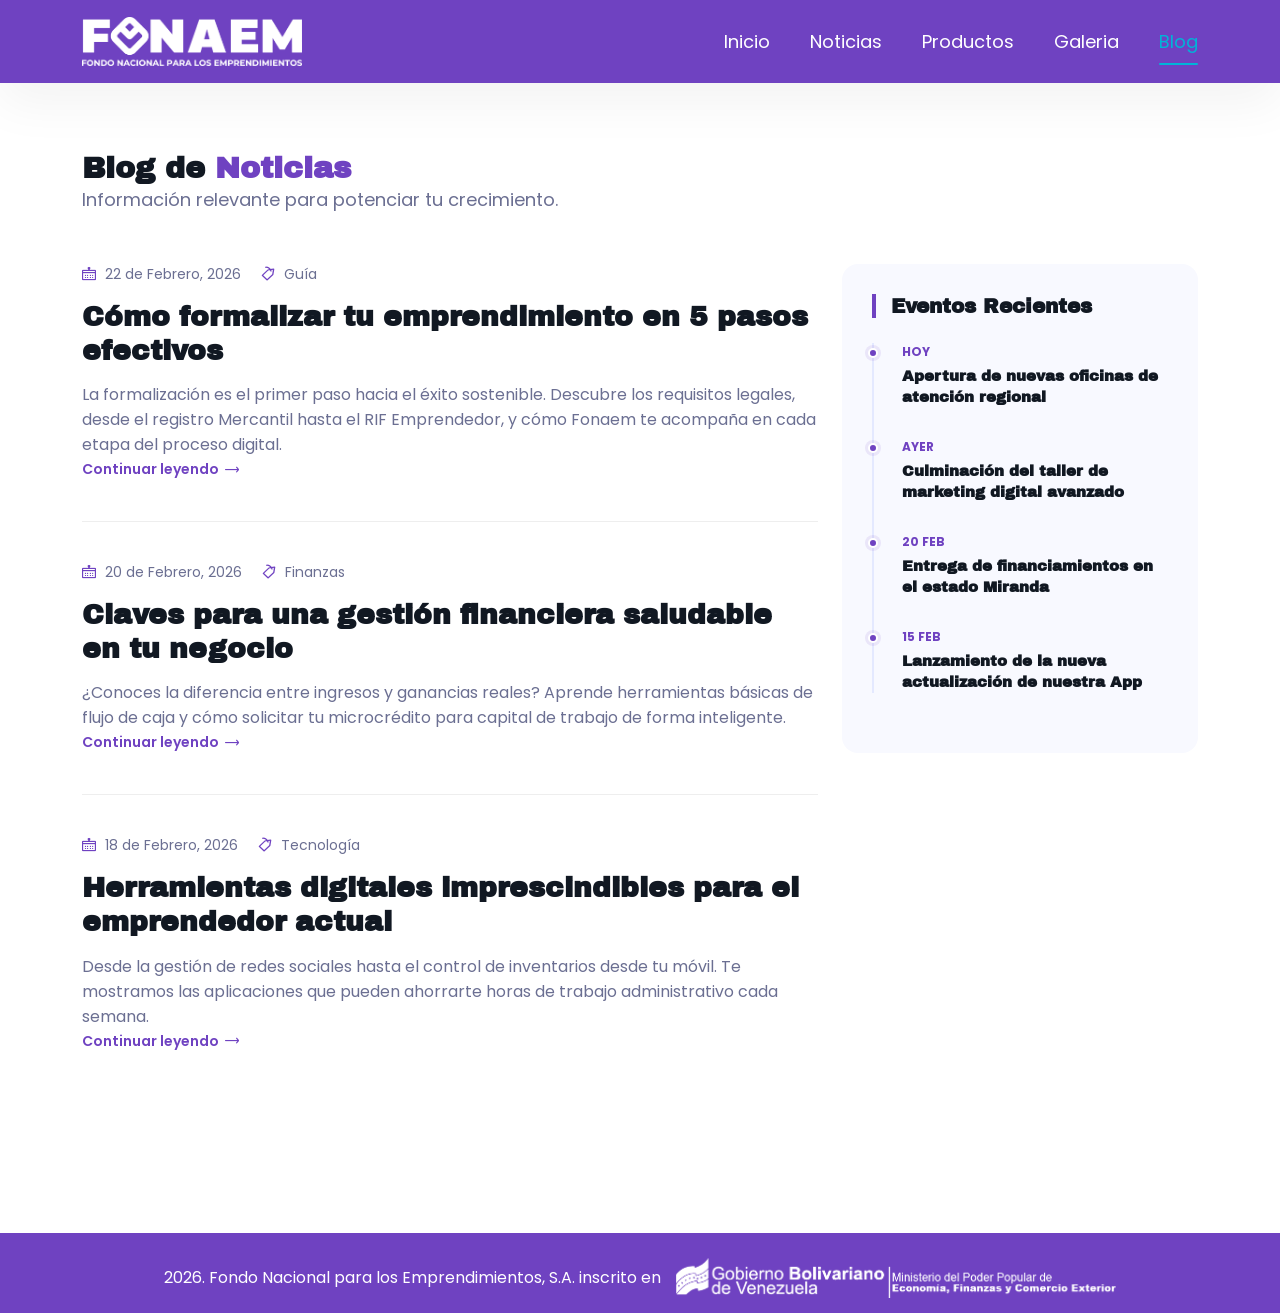
<file: blog.html>
<!DOCTYPE html>
<html class="no-js" lang="">

<head>
    <meta charset="utf-8" />
    <meta http-equiv="x-ua-compatible" content="ie=edge" />
    <title>Blog - Fonaem</title>
    <meta name="description" content="" />
    <meta name="viewport" content="width=device-width, initial-scale=1" />
    <link rel="shortcut icon" type="image/x-icon" href="assets/img/favicon_fonaem.png" />

    <!-- ========================= CSS here ========================= -->
    <link rel="stylesheet" href="assets/css/bootstrap-5.0.0-beta2.min.css" />
    <link rel="stylesheet" href="assets/css/LineIcons.2.0.css" />
    <link rel="stylesheet" href="assets/css/tiny-slider.css" />
    <link rel="stylesheet" href="assets/css/animate.css" />
    <link rel="stylesheet" href="assets/css/main.css" />
    <style>
        .blog-item {
            border-bottom: 1px solid #eee;
            padding-bottom: 40px;
            margin-bottom: 40px;
            transition: all 0.3s ease;
        }

        .blog-item:last-child {
            border-bottom: none;
        }

        .blog-item .blog-content h2 {
            font-size: 28px;
            margin-bottom: 15px;
            color: var(--dark-navy);
        }

        .blog-item .blog-content h2 a:hover {
            color: var(--primary-purple);
        }

        .blog-meta {
            display: flex;
            gap: 20px;
            margin-bottom: 15px;
            font-size: 14px;
            color: #6B6F92;
        }

        .blog-meta i {
            color: var(--primary-purple);
            margin-right: 5px;
        }

        /* Timeline Styles */
        .timeline-sidebar {
            background: #f8f9ff;
            padding: 30px;
            border-radius: 16px;
            position: sticky;
            top: 100px;
        }

        .timeline-title {
            font-size: 20px;
            font-weight: 700;
            margin-bottom: 25px;
            color: var(--dark-navy);
            border-left: 4px solid var(--primary-purple);
            padding-left: 15px;
        }

        .timeline-list {
            position: relative;
            padding-left: 30px;
            list-style: none;
        }

        .timeline-list::before {
            content: '';
            position: absolute;
            left: 0;
            top: 0;
            bottom: 0;
            width: 2px;
            background: #E4E9FF;
        }

        .timeline-item {
            position: relative;
            margin-bottom: 30px;
        }

        .timeline-item::before {
            content: '';
            position: absolute;
            left: -34px;
            top: 5px;
            width: 10px;
            height: 10px;
            border-radius: 50%;
            background: var(--primary-purple);
            border: 2px solid #fff;
            box-shadow: 0 0 0 3px rgba(111, 66, 193, 0.1);
        }

        .timeline-date {
            font-size: 12px;
            font-weight: 700;
            color: var(--primary-purple);
            text-transform: uppercase;
            margin-bottom: 5px;
            display: block;
        }

        .timeline-content h5 {
            font-size: 15px;
            line-height: 1.4;
            margin: 0;
            color: var(--dark-navy);
        }

        .timeline-content h5 a:hover {
            color: var(--bright-blue);
        }

        /* Responsive Fixes */
        @media (max-width: 991px) {
            .timeline-sidebar {
                margin-top: 50px;
                position: static;
            }
        }

        @media (max-width: 767px) {
            body {
                overflow-x: hidden;
                width: 100vw;
            }

            .container {
                padding-left: 20px;
                padding-right: 20px;
                overflow-x: hidden;
            }

            .page-title-section {
                padding-top: 100px;
                padding-bottom: 20px;
            }

            .page-title-section h2 {
                font-size: 24px !important;
                line-height: 1.3;
            }

            .blog-item .blog-content h2 {
                font-size: 20px !important;
                line-height: 1.4;
            }

            .blog-meta {
                flex-direction: column;
                gap: 5px;
                margin-bottom: 10px;
            }

            .blog-item {
                padding-bottom: 30px;
                margin-bottom: 30px;
            }

            .timeline-sidebar {
                padding: 20px;
                margin-top: 40px;
            }

            .navbar-brand img {
                max-width: 150px;
            }
        }

        @media (max-width: 991px) {
            .timeline-sidebar {
                margin-top: 50px;
                position: static;
            }
        }

        @media (max-width: 767px) {
            .page-title-section {
                padding-top: 120px;
                padding-bottom: 30px;
            }

            .blog-item .blog-content h2 {
                font-size: 22px;
            }

            .blog-meta {
                flex-direction: column;
                gap: 10px;
            }

            .timeline-sidebar {
                padding: 20px;
            }
        }
    </style>
</head>

<body>
    <!-- ========================= preloader start ========================= -->
    <div class="preloader">
        <div class="loader">
            <div class="spinner">
                <div class="spinner-container">
                    <div class="spinner-rotator">
                        <div class="spinner-left">
                            <div class="spinner-circle"></div>
                        </div>
                        <div class="spinner-right">
                            <div class="spinner-circle"></div>
                        </div>
                    </div>
                </div>
            </div>
        </div>
    </div>
    <!-- preloader end -->

    <!-- ========================= header start ========================= -->
    <header class="header">
        <div class="navbar-area sticky">
            <div class="container">
                <div class="row align-items-center">
                    <div class="col-lg-12">
                        <nav class="navbar navbar-expand-lg">
                            <a class="navbar-brand" href="index.html">
                                <img src="assets/img/logo/fonaem_logo.png" alt="Logo" />
                            </a>
                            <button class="navbar-toggler" type="button" data-bs-toggle="collapse"
                                data-bs-target="#navbarSupportedContent" aria-controls="navbarSupportedContent"
                                aria-expanded="false" aria-label="Toggle navigation">
                                <span class="toggler-icon"></span>
                                <span class="toggler-icon"></span>
                                <span class="toggler-icon"></span>
                            </button>

                            <div class="collapse navbar-collapse sub-menu-bar" id="navbarSupportedContent">
                                <ul id="nav" class="navbar-nav ms-auto">
                                    <li class="nav-item">
                                        <a class="" href="index.html#home">Inicio</a>
                                    </li>
                                    <li class="nav-item">
                                        <a class="" href="index.html#noticias">Noticias</a>
                                    </li>
                                    <li class="nav-item">
                                        <a class="" href="index.html#service">Productos</a>
                                    </li>
                                    <li class="nav-item">
                                        <a class="" href="index.html#gallery">Galeria</a>
                                    </li>
                                    <!-- <li class="nav-item">
                                        <a class="how-to-btn" href="index.html#home">Como solicitar?</a>
                                    </li> -->
                                    <li class="nav-item">
                                        <a class="active" href="blog.html">Blog</a>
                                    </li>
                                </ul>
                            </div>
                        </nav>
                    </div>
                </div>
            </div>
        </div>
    </header>
    <!-- ========================= header end ========================= -->

    <!-- ========================= page-title-section start ========================= -->
    <section class="page-title-section pt-150 pb-50">
        <div class="container">
            <div class="row">
                <div class="col-lg-12">
                    <div class="section-title">
                        <h2 class="wow fadeInUp" data-wow-delay=".2s">Blog de <span
                                style="color: var(--primary-purple);">Noticias</span></h2>
                        <p class="wow fadeInUp" data-wow-delay=".4s">Información relevante para potenciar tu
                            crecimiento.</p>
                    </div>
                </div>
            </div>
        </div>
    </section>
    <!-- ========================= page-title-section end ========================= -->

    <!-- ========================= blog-section start ========================= -->
    <section class="blog-section pb-100">
        <div class="container">
            <div class="row">
                <!-- Main Blog Content -->
                <div class="col-lg-8">
                    <!-- Blog Item 1 -->
                    <div class="blog-item wow fadeInUp" data-wow-delay=".2s">
                        <div class="blog-content">
                            <div class="blog-meta">
                                <span><i class="lni lni-calendar"></i> 22 de Febrero, 2026</span>
                                <span><i class="lni lni-tag"></i> Guía</span>
                            </div>
                            <h2><a href="post-detail.html">Cómo formalizar tu emprendimiento en 5 pasos efectivos</a>
                            </h2>
                            <p>La formalización es el primer paso hacia el éxito sostenible. Descubre los requisitos
                                legales, desde el registro Mercantil hasta el RIF Emprendedor, y cómo Fonaem te acompaña
                                en cada etapa del proceso digital.</p>
                            <a href="post-detail.html" class="news-link mt-15">Continuar leyendo <i
                                    class="lni lni-arrow-right"></i></a>
                        </div>
                    </div>

                    <!-- Blog Item 2 -->
                    <div class="blog-item wow fadeInUp" data-wow-delay=".3s">
                        <div class="blog-content">
                            <div class="blog-meta">
                                <span><i class="lni lni-calendar"></i> 20 de Febrero, 2026</span>
                                <span><i class="lni lni-tag"></i> Finanzas</span>
                            </div>
                            <h2><a href="post-detail.html">Claves para una gestión financiera saludable en tu
                                    negocio</a></h2>
                            <p>¿Conoces la diferencia entre ingresos y ganancias reales? Aprende herramientas básicas de
                                flujo de caja y cómo solicitar tu microcrédito para capital de trabajo de forma
                                inteligente.</p>
                            <a href="post-detail.html" class="news-link mt-15">Continuar leyendo <i
                                    class="lni lni-arrow-right"></i></a>
                        </div>
                    </div>

                    <!-- Blog Item 3 -->
                    <div class="blog-item wow fadeInUp" data-wow-delay=".4s">
                        <div class="blog-content">
                            <div class="blog-meta">
                                <span><i class="lni lni-calendar"></i> 18 de Febrero, 2026</span>
                                <span><i class="lni lni-tag"></i> Tecnología</span>
                            </div>
                            <h2><a href="post-detail.html">Herramientas digitales imprescindibles para el emprendedor
                                    actual</a></h2>
                            <p>Desde la gestión de redes sociales hasta el control de inventarios desde tu móvil. Te
                                mostramos las aplicaciones que pueden ahorrarte horas de trabajo administrativo cada
                                semana.</p>
                            <a href="post-detail.html" class="news-link mt-15">Continuar leyendo <i
                                    class="lni lni-arrow-right"></i></a>
                        </div>
                    </div>
                </div>

                <!-- Sidebar Timeline -->
                <div class="col-lg-4">
                    <div class="timeline-sidebar wow fadeInRight" data-wow-delay=".5s">
                        <h4 class="timeline-title">Eventos Recientes</h4>
                        <ul class="timeline-list">
                            <li class="timeline-item">
                                <span class="timeline-date">Hoy</span>
                                <div class="timeline-content">
                                    <h5><a href="javascript:void(0)">Apertura de nuevas oficinas de atención
                                            regional</a></h5>
                                </div>
                            </li>
                            <li class="timeline-item">
                                <span class="timeline-date">Ayer</span>
                                <div class="timeline-content">
                                    <h5><a href="javascript:void(0)">Culminación del taller de marketing digital
                                            avanzado</a></h5>
                                </div>
                            </li>
                            <li class="timeline-item">
                                <span class="timeline-date">20 Feb</span>
                                <div class="timeline-content">
                                    <h5><a href="javascript:void(0)">Entrega de financiamientos en el estado Miranda</a>
                                    </h5>
                                </div>
                            </li>
                            <li class="timeline-item">
                                <span class="timeline-date">15 Feb</span>
                                <div class="timeline-content">
                                    <h5><a href="javascript:void(0)">Lanzamiento de la nueva actualización de nuestra
                                            App</a></h5>
                                </div>
                            </li>
                        </ul>
                    </div>
                </div>
            </div>
        </div>
    </section>
    <!-- ========================= blog-section end ========================= -->

    <!-- ========================= footer start ========================= -->
    <footer class="footer">
        <div class="container">
            <div class="widget-wrapper">
            </div>
        </div>
    </footer>

    <div class="copy-right">
        <p>2026. Fondo Nacional para los Emprendimientos, S.A. inscrito en </p>
        <img src="assets/img/footer/footer_cintillo.png" alt="" />
    </div>
    <!-- ========================= footer end ========================= -->

    <!-- ========================= scroll-top ========================= -->
    <a href="#" class="scroll-top btn-hover">
        <i class="lni lni-chevron-up"></i>
    </a>

    <!-- ========================= JS here ========================= -->
    <script src="assets/js/bootstrap-5.0.0-beta2.min.js"></script>
    <script src="assets/js/count-up.min.js"></script>
    <script src="assets/js/tiny-slider.js"></script>
    <script src="assets/js/wow.min.js"></script>
    <script src="assets/js/polifill.js"></script>
    <script src="assets/js/main.js"></script>
</body>

</html>
</file>
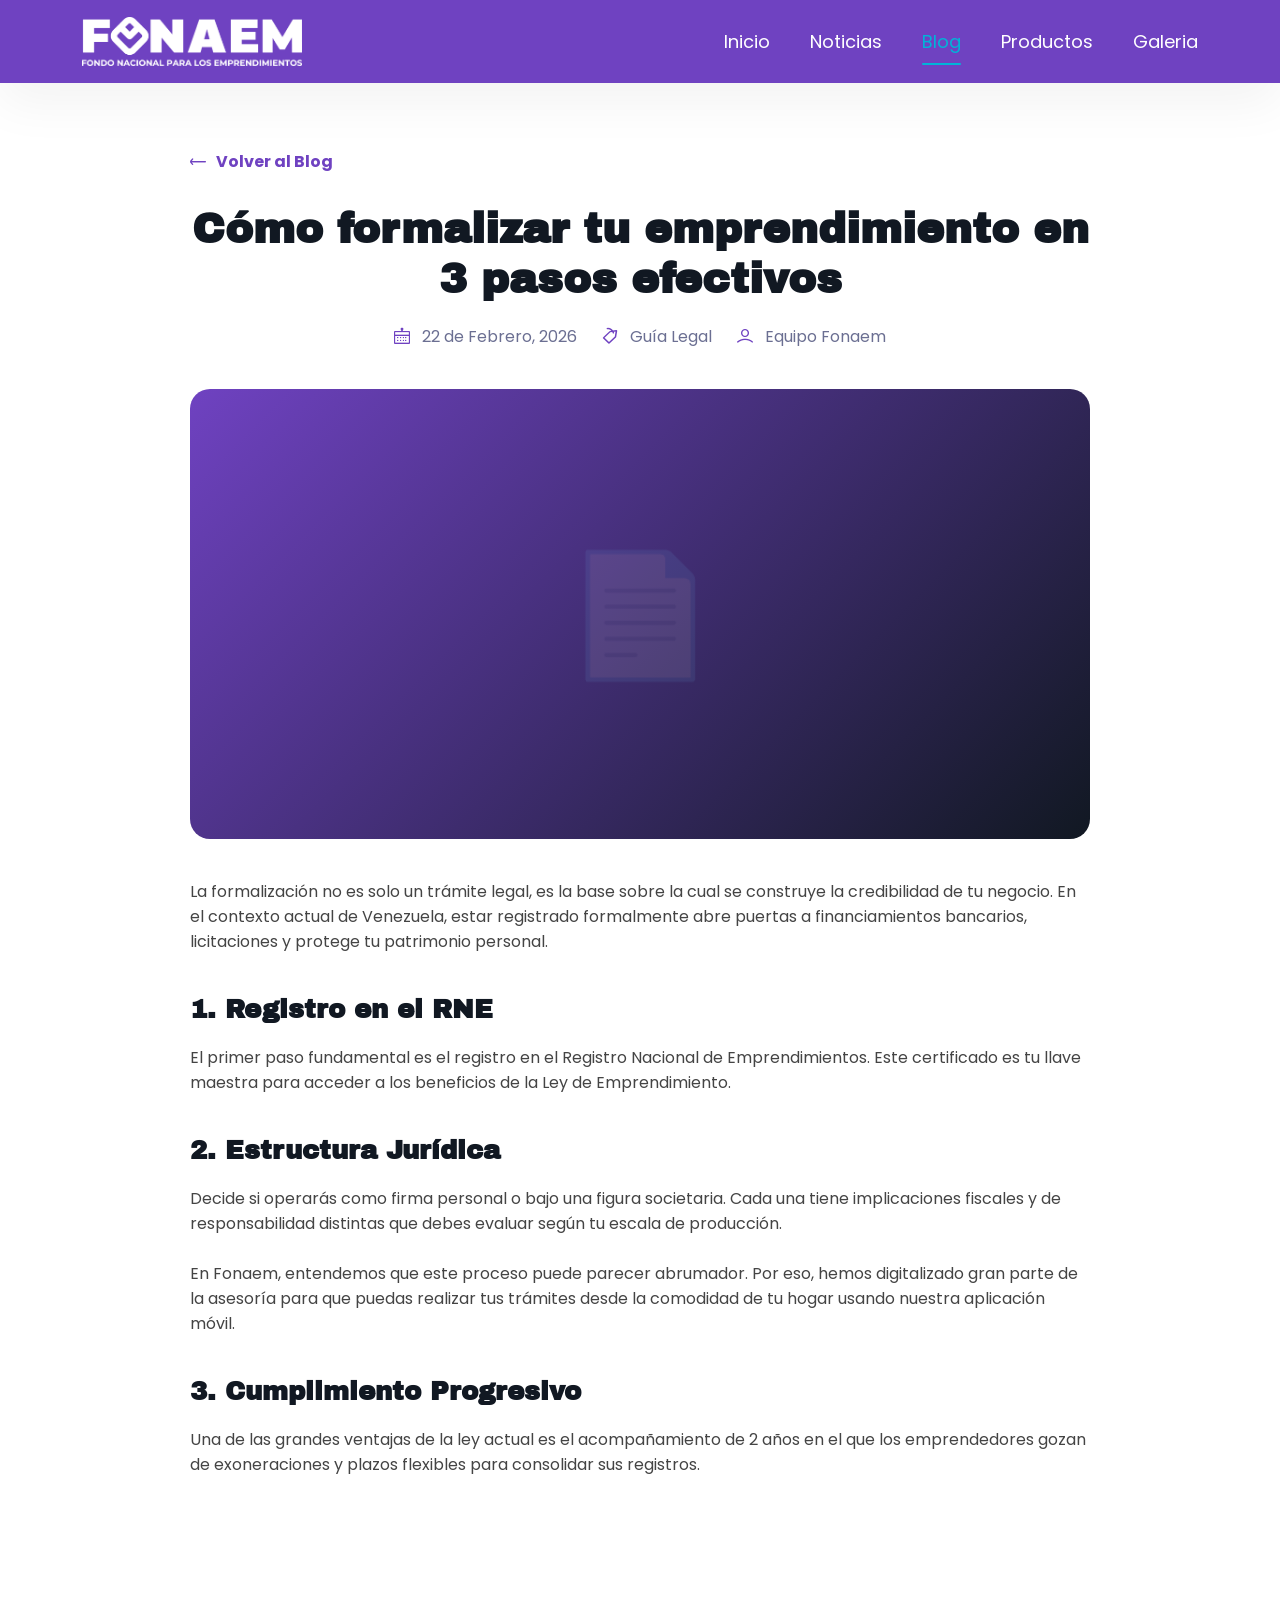
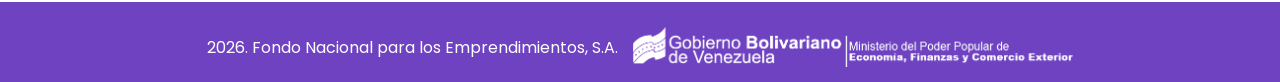
<file: post-detail.html>
<!DOCTYPE html>
<html class="no-js" lang="">

<head>
    <meta charset="utf-8" />
    <meta http-equiv="x-ua-compatible" content="ie=edge" />
    <title>Detalle de Noticia - Fonaem</title>
    <meta name="description" content="" />
    <meta name="viewport" content="width=device-width, initial-scale=1" />
    <link rel="shortcut icon" type="image/x-icon" href="assets/img/favicon_fonaem.png" />

    <!-- ========================= CSS here ========================= -->
    <link rel="stylesheet" href="assets/css/bootstrap-5.0.0-beta2.min.css" />
    <link rel="stylesheet" href="assets/css/LineIcons.2.0.css" />
    <link rel="stylesheet" href="assets/css/main.css" />
    <style>
        .post-detail-wrapper {
            max-width: 900px;
            margin: 0 auto;
        }

        .post-header {
            margin-bottom: 40px;
            text-align: center;
        }

        .post-header h1 {
            font-size: 42px;
            line-height: 1.2;
            color: var(--dark-navy);
            margin-bottom: 20px;
            font-weight: 800;
        }

        .post-meta {
            font-size: 16px;
            color: #6B6F92;
            display: flex;
            justify-content: center;
            gap: 25px;
        }

        .post-meta i {
            color: var(--primary-purple);
            margin-right: 8px;
        }

        .post-image {
            width: 100%;
            height: 450px;
            border-radius: 20px;
            margin-bottom: 40px;
            background: linear-gradient(135deg, var(--primary-purple) 0%, var(--dark-navy) 100%);
            display: flex;
            align-items: center;
            justify-content: center;
            overflow: hidden;
            position: relative;
        }

        .post-image::after {
            content: '📄';
            font-size: 120px;
            opacity: 0.1;
        }

        .post-content {
            font-size: 19px;
            line-height: 1.8;
            color: #444;
        }

        .post-content p {
            margin-bottom: 25px;
        }

        .post-content h3 {
            font-size: 26px;
            color: var(--dark-navy);
            margin: 40px 0 20px;
            font-weight: 700;
        }

        .back-btn {
            display: inline-flex;
            align-items: center;
            gap: 10px;
            color: var(--primary-purple);
            font-weight: 700;
            margin-bottom: 30px;
            transition: all 0.3s ease;
        }

        .back-btn:hover {
            color: var(--dark-navy);
            transform: translateX(-5px);
        }

        @media (max-width: 767px) {
            .post-detail-section {
                padding-top: 120px;
                padding-bottom: 50px;
            }

            .post-header h1 {
                font-size: 28px;
            }

            .post-meta {
                flex-direction: column;
                gap: 10px;
                align-items: flex-start;
                text-align: left;
            }

            .post-image {
                height: 250px;
                margin-bottom: 30px;
            }

            .post-content {
                font-size: 17px;
            }
        }
    </style>
</head>

<body>
    <!-- ========================= preloader start ========================= -->
    <div class="preloader">
        <div class="loader">
            <div class="spinner">
                <div class="spinner-container">
                    <div class="spinner-rotator">
                        <div class="spinner-left">
                            <div class="spinner-circle"></div>
                        </div>
                        <div class="spinner-right">
                            <div class="spinner-circle"></div>
                        </div>
                    </div>
                </div>
            </div>
        </div>
    </div>

    <!-- ========================= header start ========================= -->
    <header class="header">
        <div class="navbar-area sticky">
            <div class="container">
                <div class="row align-items-center">
                    <div class="col-lg-12">
                        <nav class="navbar navbar-expand-lg">
                            <a class="navbar-brand" href="index.html">
                                <img src="assets/img/logo/fonaem_logo.png" alt="Logo" />
                            </a>
                            <button class="navbar-toggler" type="button" data-bs-toggle="collapse"
                                data-bs-target="#navbarSupportedContent" aria-controls="navbarSupportedContent"
                                aria-expanded="false" aria-label="Toggle navigation">
                                <span class="toggler-icon"></span>
                                <span class="toggler-icon"></span>
                                <span class="toggler-icon"></span>
                            </button>

                            <div class="collapse navbar-collapse sub-menu-bar" id="navbarSupportedContent">
                                <ul id="nav" class="navbar-nav ms-auto">
                                    <li class="nav-item"><a href="index.html#home">Inicio</a></li>
                                    <li class="nav-item"><a href="index.html#noticias">Noticias</a></li>
                                    <li class="nav-item"><a class="active" href="blog.html">Blog</a></li>
                                    <li class="nav-item"><a href="index.html#service">Productos</a></li>
                                    <li class="nav-item"><a href="index.html#gallery">Galeria</a></li>
                                </ul>
                            </div>
                        </nav>
                    </div>
                </div>
            </div>
        </div>
    </header>

    <!-- ========================= article display start ========================= -->
    <section class="post-detail-section pt-150 pb-100">
        <div class="container">
            <div class="post-detail-wrapper">
                <a href="blog.html" class="back-btn"><i class="lni lni-arrow-left"></i> Volver al Blog</a>

                <div class="post-header wow fadeInUp" data-wow-delay=".2s">
                    <h1>Cómo formalizar tu emprendimiento en 3 pasos efectivos</h1>
                    <div class="post-meta">
                        <span><i class="lni lni-calendar"></i> 22 de Febrero, 2026</span>
                        <span><i class="lni lni-tag"></i> Guía Legal</span>
                        <span><i class="lni lni-user"></i> Equipo Fonaem</span>
                    </div>
                </div>

                <div class="post-image wow fadeInUp" data-wow-delay=".4s">
                    <!-- Post image would go here -->
                </div>

                <div class="post-content wow fadeInUp" data-wow-delay=".6s">
                    <p>La formalización no es solo un trámite legal, es la base sobre la cual se construye la
                        credibilidad de tu negocio. En el contexto actual de Venezuela, estar registrado formalmente
                        abre puertas a financiamientos bancarios, licitaciones y protege tu patrimonio personal.</p>

                    <h3>1. Registro en el RNE</h3>
                    <p>El primer paso fundamental es el registro en el Registro Nacional de Emprendimientos. Este
                        certificado es tu llave maestra para acceder a los beneficios de la Ley de Emprendimiento.</p>

                    <h3>2. Estructura Jurídica</h3>
                    <p>Decide si operarás como firma personal o bajo una figura societaria. Cada una tiene implicaciones
                        fiscales y de responsabilidad distintas que debes evaluar según tu escala de producción.</p>

                    <p>En Fonaem, entendemos que este proceso puede parecer abrumador. Por eso, hemos digitalizado gran
                        parte de la asesoría para que puedas realizar tus trámites desde la comodidad de tu hogar usando
                        nuestra aplicación móvil.</p>

                    <h3>3. Cumplimiento Progresivo</h3>
                    <p>Una de las grandes ventajas de la ley actual es el acompañamiento de 2 años en el que los
                        emprendedores gozan de exoneraciones y plazos flexibles para consolidar sus registros.</p>
                </div>
            </div>
        </div>
    </section>

    <!-- ========================= footer start ========================= -->
    <footer class="footer">
        <div class="container">
            <div class="widget-wrapper"></div>
        </div>
    </footer>

    <div class="copy-right">
        <p>2026. Fondo Nacional para los Emprendimientos, S.A.</p>
        <img src="assets/img/footer/footer_cintillo.png" alt="" />
    </div>

    <!-- ========================= JS here ========================= -->
    <script src="assets/js/bootstrap-5.0.0-beta2.min.js"></script>
    <script src="assets/js/wow.min.js"></script>
    <script src="assets/js/main.js"></script>
    <script>
        new WOW().init();
    </script>
</body>

</html>
</file>
<file: assets/css/tiny-slider.css>
.tns-outer{padding:0 !important}.tns-outer [hidden]{display:none !important}.tns-outer [aria-controls],.tns-outer [data-action]{cursor:pointer}.tns-slider{-webkit-transition:all 0s;-moz-transition:all 0s;transition:all 0s}.tns-slider>.tns-item{-webkit-box-sizing:border-box;-moz-box-sizing:border-box;box-sizing:border-box}.tns-horizontal.tns-subpixel{white-space:nowrap}.tns-horizontal.tns-subpixel>.tns-item{display:inline-block;vertical-align:top;white-space:normal}.tns-horizontal.tns-no-subpixel:after{content:'';display:table;clear:both}.tns-horizontal.tns-no-subpixel>.tns-item{float:left}.tns-horizontal.tns-carousel.tns-no-subpixel>.tns-item{margin-right:-100%}.tns-no-calc{position:relative;left:0}.tns-gallery{position:relative;left:0;min-height:1px}.tns-gallery>.tns-item{position:absolute;left:-100%;-webkit-transition:transform 0s, opacity 0s;-moz-transition:transform 0s, opacity 0s;transition:transform 0s, opacity 0s}.tns-gallery>.tns-slide-active{position:relative;left:auto !important}.tns-gallery>.tns-moving{-webkit-transition:all 0.25s;-moz-transition:all 0.25s;transition:all 0.25s}.tns-autowidth{display:inline-block}.tns-lazy-img{-webkit-transition:opacity 0.6s;-moz-transition:opacity 0.6s;transition:opacity 0.6s;opacity:0.6}.tns-lazy-img.tns-complete{opacity:1}.tns-ah{-webkit-transition:height 0s;-moz-transition:height 0s;transition:height 0s}.tns-ovh{overflow:hidden}.tns-visually-hidden{position:absolute;left:-10000em}.tns-transparent{opacity:0;visibility:hidden}.tns-fadeIn{opacity:1;filter:alpha(opacity=100);z-index:0}.tns-normal,.tns-fadeOut{opacity:0;filter:alpha(opacity=0);z-index:-1}.tns-vpfix{white-space:nowrap}.tns-vpfix>div,.tns-vpfix>li{display:inline-block}.tns-t-subp2{margin:0 auto;width:310px;position:relative;height:10px;overflow:hidden}.tns-t-ct{width:2333.3333333%;width:-webkit-calc(100% * 70 / 3);width:-moz-calc(100% * 70 / 3);width:calc(100% * 70 / 3);position:absolute;right:0}.tns-t-ct:after{content:'';display:table;clear:both}.tns-t-ct>div{width:1.4285714%;width:-webkit-calc(100% / 70);width:-moz-calc(100% / 70);width:calc(100% / 70);height:10px;float:left}

/*# sourceMappingURL=sourcemaps/tiny-slider.css.map */
</file>
<file: assets/css/main.css>
/* ============================
  Template Name: Bliss
  Author: uideck
  Description: Digital Agency Bootstrap 5 Landing Page.
  Version: 1.0
=============================== */
@import url("https://fonts.googleapis.com/css2?family=Archivo+Black&family=Archivo:wght@400;500;600;700&family=Poppins:wght@400;500;600;700&display=swap");

.counter-up-section .counter-up-content .counter-up-wrapper .single-counter .icon,
.footer .widget-wrapper .footer-widget .socials li a {
  display: flex;
  justify-content: center;
  align-items: center;
}

/*===========================
    01.COMMON css 
===========================*/
:root {
  --primary-purple: #6F42C1;
  --dark-navy: #111822;
  --bright-blue: #00B4D8;
  --white: #FFFFFF;
  --body-color: #6B6F92;
  --heading-color: var(--dark-navy);
}

body {
  font-family: "Poppins", sans-serif;
  font-weight: normal;
  font-style: normal;
  color: var(--body-color);
  overflow-x: hidden;
  width: 100%;
}

img {
  max-width: 100%;
  height: auto;
}

* {
  margin: 0;
  padding: 0;
  box-sizing: border-box;
}

a:focus,
input:focus,
textarea:focus,
button:focus,
.btn:focus,
.btn.focus,
.btn:not(:disabled):not(.disabled).active,
.btn:not(:disabled):not(.disabled):active {
  text-decoration: none;
  outline: none;
  box-shadow: none;
}

a:hover {
  color: var(--primary-purple);
}

a {
  transition: all 0.3s ease-out 0s;
}

a,
a:focus,
a:hover {
  text-decoration: none;
}

i,
span,
a {
  display: inline-block;
}

audio,
canvas,
iframe,
img,
svg,
video {
  vertical-align: middle;
}

h1,
h2,
h3,
h4,
h5,
h6 {
  font-family: "Archivo Black", sans-serif;
  font-weight: 700;
  margin: 0px;
  color: var(--heading-color);
}

.section-title p {
  font-size: 18px;
  line-height: 28px;
}

h1 a,
h2 a,
h3 a,
h4 a,
h5 a,
h6 a {
  color: inherit;
}

h1 {
  font-size: 40px;
}

h2 {
  font-size: 30px;
}

h3 {
  font-size: 25px;
}

h4 {
  font-size: 20px;
}

h5 {
  font-size: 18px;
}

h6 {
  font-size: 16px;
}

ul,
ol {
  margin: 0px;
  padding: 0px;
  list-style-type: none;
}

p {
  font-size: 16px;
  font-weight: 400;
  line-height: 25px;
  margin: 0px;
}

.img-bg {
  background-position: center center;
  background-size: cover;
  background-repeat: no-repeat;
  width: 100%;
  height: 100%;
}

.error {
  color: orangered;
}

.success {
  color: green;
}

/*===== All Button Style =====*/
.main-btn {
  display: inline-block;
  font-weight: 500;
  text-align: center;
  white-space: nowrap;
  vertical-align: middle;
  user-select: none;
  padding: 20px 40px;
  font-size: 18px;
  border-radius: 50px;
  color: #fff;
  cursor: pointer;
  z-index: 5;
  transition: all .4s ease-in-out;
  border: none;
  background: var(--primary-purple);
  overflow: hidden;
}

.main-btn:hover {
  color: #fff;
}

.main-btn.border-btn {
  border: 2px solid var(--primary-purple);
  background: transparent;
  color: var(--heading-color);
}

.btn-hover {
  position: relative;
  overflow: hidden;
}

.btn-hover::after {
  content: '';
  position: absolute;
  width: 0%;
  height: 0%;
  border-radius: 50%;
  background: rgba(0, 0, 0, 0.05);
  top: 50%;
  left: 50%;
  padding: 50%;
  z-index: -1;
  transition: all 0.3s ease-out 0s;
  transform: translate3d(-50%, -50%, 0) scale(0);
}

.btn-hover:hover::after {
  transform: translate3d(-50%, -50%, 0) scale(1.3);
}

.scroll-top {
  width: 45px;
  height: 45px;
  background: var(--primary-purple);
  display: none;
  justify-content: center;
  align-items: center;
  font-size: 18px;
  color: #fff;
  border-radius: 5px;
  position: fixed;
  bottom: 30px;
  right: 30px;
  z-index: 9;
  cursor: pointer;
  transition: all 0.3s ease-out 0s;
}

.scroll-top:hover {
  color: #fff;
  background: rgba(78, 110, 241, 0.8);
}

@keyframes animation1 {
  0% {
    transform: translateY(30px);
  }

  50% {
    transform: translateY(-30px);
  }

  100% {
    transform: translateY(30px);
  }
}

/*===== All Preloader Style =====*/
.preloader {
  /* Body Overlay */
  position: fixed;
  top: 0;
  left: 0;
  display: table;
  height: 100%;
  width: 100%;
  /* Change Background Color */
  background: #fff;
  z-index: 99999;
}

.preloader .loader {
  display: table-cell;
  vertical-align: middle;
  text-align: center;
}

.preloader .loader .spinner {
  position: absolute;
  left: 50%;
  top: 50%;
  width: 64px;
  margin-left: -32px;
  z-index: 18;
  pointer-events: none;
}

.preloader .loader .spinner .spinner-container {
  pointer-events: none;
  position: absolute;
  width: 100%;
  padding-bottom: 100%;
  top: 50%;
  left: 50%;
  margin-top: -50%;
  margin-left: -50%;
  animation: spinner-linspin 1568.2353ms linear infinite;
}

.preloader .loader .spinner .spinner-container .spinner-rotator {
  position: absolute;
  width: 100%;
  height: 100%;
  animation: spinner-easespin 5332ms cubic-bezier(0.4, 0, 0.2, 1) infinite both;
}

.preloader .loader .spinner .spinner-container .spinner-rotator .spinner-left {
  position: absolute;
  top: 0;
  left: 0;
  bottom: 0;
  overflow: hidden;
  right: 50%;
}

.preloader .loader .spinner .spinner-container .spinner-rotator .spinner-right {
  position: absolute;
  top: 0;
  right: 0;
  bottom: 0;
  overflow: hidden;
  left: 50%;
}

.preloader .loader .spinner-circle {
  box-sizing: border-box;
  position: absolute;
  width: 200%;
  height: 100%;
  border-style: solid;
  /* Spinner Color */
  border-color: var(--primary-purple) var(--primary-purple) #ddd;
  border-radius: 50%;
  border-width: 6px;
}

.preloader .loader .spinner-left .spinner-circle {
  left: 0;
  right: -100%;
  border-right-color: #ddd;
  animation: spinner-left-spin 1333ms cubic-bezier(0.4, 0, 0.2, 1) infinite both;
}

.preloader .loader .spinner-right .spinner-circle {
  left: -100%;
  right: 0;
  border-left-color: #ddd;
  animation: right-spin 1333ms cubic-bezier(0.4, 0, 0.2, 1) infinite both;
}

/* Preloader Animations */

@keyframes spinner-linspin {
  to {
    transform: rotate(360deg);
  }
}

@keyframes spinner-easespin {
  12.5% {
    transform: rotate(135deg);
  }

  25% {
    transform: rotate(270deg);
  }

  37.5% {
    transform: rotate(405deg);
  }

  50% {
    transform: rotate(540deg);
  }

  62.5% {
    transform: rotate(675deg);
  }

  75% {
    transform: rotate(810deg);
  }

  87.5% {
    transform: rotate(945deg);
  }

  to {
    transform: rotate(1080deg);
  }
}

@keyframes spinner-left-spin {
  0% {
    transform: rotate(130deg);
  }

  50% {
    transform: rotate(-5deg);
  }

  to {
    transform: rotate(130deg);
  }
}

@keyframes right-spin {
  0% {
    transform: rotate(-130deg);
  }

  50% {
    transform: rotate(5deg);
  }

  to {
    transform: rotate(-130deg);
  }
}

/*===========================
    02.HEADER css 
===========================*/
/*===== NAVBAR =====*/
.navbar-area {
  position: absolute;
  top: 0;
  left: 0;
  width: 100%;
  z-index: 99;
  transition: all 0.3s ease-out 0s;
  background-color: var(--primary-purple);
}

.sticky {
  position: fixed;
  top: 0;
  left: 0;
  width: 100%;
  z-index: 99;
  background-color: var(--primary-purple);
  box-shadow: 0px 20px 50px 0px rgba(0, 0, 0, 0.05);
  transition: all 0.3s ease-out 0s;

}

.sticky .navbar {
  padding: 17px 0;
}

@media only screen and (min-width: 768px) and (max-width: 991px),
(max-width: 767px) {
  .sticky .navbar {
    padding: 15px 0;
  }
}

.navbar-area .sticky .navbar .navbar-nav .nav-item a {
  color: #fff;
}

.sticky .navbar .navbar-toggler .toggler-icon {
  background-color: #fff;
}

.navbar {
  padding: 0;
  border-radius: 5px;
  position: relative;
  transition: all 0.3s ease-out 0s;
  padding: 20px 0;
  color: #fff;
}

@media only screen and (min-width: 768px) and (max-width: 991px),
(max-width: 767px) {
  .navbar {
    padding: 17px 0;
  }
}

.navbar-brand {
  padding: 0;
}

.navbar-brand img {
  max-width: 220px;
}

@media (max-width: 767px) {
  .navbar-brand img {
    max-width: 150px;
  }
}

.navbar-toggler {
  padding: 0;
}

.navbar-toggler:focus {
  outline: none;
  box-shadow: none;
}

.navbar-toggler .toggler-icon {
  width: 30px;
  height: 2px;
  background-color: #fff;
  display: block;
  margin: 5px 0;
  position: relative;
  transition: all 0.3s ease-out 0s;
}

.navbar-toggler.active .toggler-icon:nth-of-type(1) {
  transform: rotate(45deg);
  top: 7px;
}

.navbar-toggler.active .toggler-icon:nth-of-type(2) {
  opacity: 0;
}

.navbar-toggler.active .toggler-icon:nth-of-type(3) {
  transform: rotate(135deg);
  top: -7px;
}

@media only screen and (min-width: 768px) and (max-width: 991px),
(max-width: 767px) {
  .navbar-collapse {
    position: absolute;
    top: 100%;
    left: 0;
    width: 100%;
    background-color: var(--primary-purple);
    z-index: 9;
    box-shadow: 0px 15px 20px 0px rgba(0, 0, 0, 0.1);
    padding: 5px 12px;
  }
}

.navbar-nav .nav-item {
  position: relative;
  margin-left: 40px;
}

@media only screen and (min-width: 768px) and (max-width: 991px),
(max-width: 767px) {
  .navbar-nav .nav-item {
    margin-left: 20px;
  }
}

.navbar-nav .nav-item a {
  font-size: 18px;
  font-weight: 400;
  color: #fff;
  transition: all 0.3s ease-out 0s;
  padding: 10px 0;
  position: relative;
}

@media only screen and (min-width: 768px) and (max-width: 991px),
(max-width: 767px) {
  .navbar-nav .nav-item a {
    display: inline-block;
    padding: 6px 0px;
    color: #fff;
  }
}

.navbar-nav .nav-item a::before {
  content: '';
  position: absolute;
  bottom: 0;
  right: 0;
  left: auto;
  width: 0;
  height: 2px;
  background: #4E6EF1;
  z-index: -1;
  opacity: 0;
  border-radius: 10px;
  transition: all 0.3s ease-out 0s;
}

.navbar-nav .nav-item a:hover,
.navbar-nav .nav-item a.active {
  color: var(--bright-blue);
}

.navbar-nav .nav-item a:hover::before,
.navbar-nav .nav-item a.active::before {
  right: auto;
  left: 0;
  opacity: 1;
  width: 100%;
  background: var(--bright-blue);
}

.navbar-nav .nav-item:hover .sub-menu {
  top: 100%;
  opacity: 1;
  visibility: visible;
}

@media only screen and (min-width: 768px) and (max-width: 991px) {
  .navbar-nav .nav-item:hover .sub-menu {
    top: 0;
  }
}

@media (max-width: 767px) {
  .navbar-nav .nav-item:hover .sub-menu {
    top: 0;
  }
}

.navbar-nav .nav-item .sub-menu {
  width: 200px;
  background-color: var(--primary-purple);
  box-shadow: 0px 0px 20px 0px rgba(0, 0, 0, 0.1);
  position: absolute;
  top: 110%;
  left: 0;
  opacity: 0;
  visibility: hidden;
  transition: all 0.3s ease-out 0s;
}

@media only screen and (min-width: 768px) and (max-width: 991px) {
  .navbar-nav .nav-item .sub-menu {
    position: relative;
    width: 100%;
    top: 0;
    display: none;
    opacity: 1;
    visibility: visible;
  }
}

@media (max-width: 767px) {
  .navbar-nav .nav-item .sub-menu {
    position: relative;
    width: 100%;
    top: 0;
    display: none;
    opacity: 1;
    visibility: visible;
  }
}

.navbar-nav .nav-item .sub-menu li {
  display: block;
}

.navbar-nav .nav-item .sub-menu li a {
  display: block;
  padding: 8px 20px;
  color: #222;
}

.navbar-nav .nav-item .sub-menu li a.active,
.navbar-nav .nav-item .sub-menu li a:hover {
  padding-left: 25px;
  color: #4E6EF1;
}

.navbar-nav .sub-nav-toggler {
  display: none;
}

@media only screen and (min-width: 768px) and (max-width: 991px) {
  .navbar-nav .sub-nav-toggler {
    display: block;
    position: absolute;
    right: 0;
    top: 0;
    background: none;
    color: #222;
    font-size: 18px;
    border: 0;
    width: 30px;
    height: 30px;
  }
}

@media (max-width: 767px) {
  .navbar-nav .sub-nav-toggler {
    display: block;
    position: absolute;
    right: 0;
    top: 0;
    background: none;
    color: #222;
    font-size: 18px;
    border: 0;
    width: 30px;
    height: 30px;
  }
}

.navbar-nav .sub-nav-toggler span {
  width: 8px;
  height: 8px;
  border-left: 1px solid #222;
  border-bottom: 1px solid #222;
  transform: rotate(-45deg);
  position: relative;
  top: -5px;
}

/* ============== hero-area ============ */
.hero-section {
  position: relative;
  z-index: 1;
  padding: 160px 0 120px;
  background-image: url("../img/hero/hero-bg.jpg");
  background-repeat: no-repeat;
  background-position: left bottom;
  background-size: cover;
}

@media only screen and (min-width: 1200px) and (max-width: 1399px) {
  .hero-section {
    padding: 180px 0 140px;
  }
}

@media only screen and (min-width: 992px) and (max-width: 1199px) {
  .hero-section {
    padding: 180px 0 140px;
  }
}

@media only screen and (min-width: 768px) and (max-width: 991px) {
  .hero-section .hero-content {
    margin-bottom: 50px;
  }
}

@media (max-width: 767px) {
  .hero-section .hero-content {
    margin-bottom: 50px;
  }
}

.hero-section .hero-content span {
  font-family: "Archivo Black", sans-serif;
  font-size: 30px;
  color: var(--primary-purple);
  margin-bottom: 20px;
}

@media only screen and (min-width: 992px) and (max-width: 1199px) {
  .hero-section .hero-content span {
    font-size: 25px;
  }
}

.hero-section .hero-content h1 {
  font-size: 50px;
  margin-bottom: 35px;
}

@media only screen and (min-width: 1200px) and (max-width: 1399px) {
  .hero-section .hero-content h1 {
    font-size: 45px;
  }
}

@media only screen and (min-width: 992px) and (max-width: 1199px) {
  .hero-section .hero-content h1 {
    font-size: 37px;
  }
}

@media (max-width: 767px) {
  .hero-section .hero-content h1 {
    font-size: 36px;
  }
}

@media only screen and (min-width: 480px) and (max-width: 767px) {
  .hero-section .hero-content h1 {
    font-size: 45px;
  }
}

.hero-section .hero-content .hero-number {
  font-size: 80px;
  color: var(--primary-purple);
  line-height: 1;
}

.hero-section .hero-content p {
  margin-bottom: 40px;
  font-size: 24px;
}

@media only screen and (min-width: 768px) {
  .hero-section .hero-img img {
    width: 100%;
    height: auto;
  }
}

@media (max-width: 767px) {
  .hero-section .hero-content {
    text-align: center;
  }

  .hero-section .hero-content .hero-number {
    font-size: 60px;
  }

  .hero-section .hero-img img {
    width: 100%;
    margin: 0 auto;
    display: block;
  }
}

.hero-section .hero-shape .shape {
  position: absolute;
  z-index: -1;
}

.hero-section .hero-shape .shape.shape-1 {
  top: -285px;
  right: -300px;
}

@media only screen and (min-width: 1200px) and (max-width: 1399px) {
  .hero-section .hero-shape .shape.shape-1 {
    top: -420px;
    right: -550px;
  }
}

@media only screen and (min-width: 992px) and (max-width: 1199px) {
  .hero-section .hero-shape .shape.shape-1 {
    top: -400px;
    right: -550px;
  }
}

@media only screen and (min-width: 768px) and (max-width: 991px) {
  .hero-section .hero-shape .shape.shape-1 {
    display: none;
  }
}

@media (max-width: 767px) {
  .hero-section .hero-shape .shape.shape-1 {
    display: none;
  }
}

.client-logo-section .single-logo {
  opacity: .43;
  transition: all 0.3s ease-out 0s;
}

.client-logo-section .single-logo:hover {
  opacity: 1;
}

.client-logo-section .single-logo img {
  max-width: 100%;
}

/* ======= about css ========*/
.about-section.new-about-section {
  background-color: #7764e8;
  padding-top: 50px;
  padding-bottom: 50px;
}

.about-img-circle {
  position: relative;
  width: 600px;
  height: 600px;
  margin: 0 auto;
  border-radius: 50%;
  overflow: hidden;
  /* border: 10px solid rgba(255, 255, 255, 0.1); */
  /* box-shadow: 0 0 0 15px rgba(255, 255, 255, 0.05); */
  /* Outer glow effect */
}

.about-img-circle img {
  width: 100%;
  height: 100%;
  object-fit: cover;
}

.new-about-section .about-content p {
  color: #fff;
  font-size: 24px;
  line-height: 1.6;
  text-align: left;
}

@media (max-width: 991px) {
  .about-img-circle {
    width: 100%;
    max-width: 400px;
    height: auto;
    aspect-ratio: 1 / 1;
    margin-bottom: 50px;
  }
}

@media (max-width: 767px) {
  .new-about-section .about-content p {
    font-size: 18px;
    text-align: center;
  }
}

.about-section .about-img img {
  width: 100%;
}

.about-section .accordion .single-faq {
  margin-bottom: 20px;
  border-radius: 10px;
  background: #fff;
  box-shadow: 0px 0px 35px #f2f4f9;
}

.about-section .accordion .single-faq button {
  padding: 20px 30px 15px;
  border: none;
  background: none;
  font-size: 20px;
  font-weight: 500;
  color: #313450;
  position: relative;
}

.about-section .accordion .single-faq button::after {
  content: "\eb2c";
  font: normal normal normal 1em/1 "LineIcons";
  position: absolute;
  right: 30px;
  top: 50%;
  transform: translateY(-50%);
  transition: all 0.3s ease-out 0s;
}

.about-section .accordion .single-faq button.collapsed::after {
  content: "\eb53";
}

.about-section .accordion .single-faq .faq-content {
  padding: 0 30px;
  padding-bottom: 20px;
}

/* ============== service css ==============*/
.service-section {
  background-image: url("../img/service/service-bg.jpg");
}

.service-section .single-service {
  text-align: center;
  padding: 50px 10px;
  border-radius: 10px;
  background: #fff;
  margin-bottom: 30px;
  cursor: pointer;
  transition: all 0.3s ease-out;
}

.service-section .single-service:hover {
  transform: translateY(-10px) scale(1.05);
  box-shadow: 0 10px 30px rgba(0, 0, 0, 0.1);
}

/* .service-section .single-service:hover .icon {
  color: #fff;
} */

/* 
.service-section .single-service:hover .icon.color-1 {
  background: #FB32FB;
}

.service-section .single-service:hover .icon.color-2 {
  background: #4E6EF1;
}

.service-section .single-service:hover .icon.color-3 {
  background: #FF3B3B;
}

.service-section .single-service:hover .icon.color-4 {
  background: #5A37FF;
} */

.service-section .single-service .icon {
  width: 95px;
  height: 95px;
  border-radius: 50%;
  display: flex;
  justify-content: center;
  align-items: center;
  margin: auto;
  margin-bottom: 30px;
  font-size: 40px;
  color: #313450;
  transition: all 0.3s ease-out 0s;
}

.service-section .single-service .icon.color-1 {
  background: #FFEFFF;
}

.service-section .single-service .icon.color-2 {
  background: #E4E9FF;
}

.service-section .single-service .icon.color-3 {
  background: #FFEAEA;
}

.service-section .single-service .icon.color-4 {
  background: #ECE8FF;
}

.service-section .single-service .content h3 {
  font-size: 24px;
  margin-bottom: 15px;
}

/* ============= counter-up css =========== */
@media only screen and (min-width: 1400px) {
  .counter-up-section .counter-up-content {
    margin-right: 65px;
  }
}

.counter-up-section .counter-up-content .counter-up-wrapper .single-counter {
  margin-bottom: 35px;
}

.counter-up-section .counter-up-content .counter-up-wrapper .single-counter .icon {
  width: 80px;
  height: 80px;
  border-radius: 10px;
  margin-bottom: 20px;
  color: #4E6EF1;
  font-size: 42px;
}

.counter-up-section .counter-up-content .counter-up-wrapper .single-counter .icon.color-1 {
  background: #FFEFFF;
}

.counter-up-section .counter-up-content .counter-up-wrapper .single-counter .icon.color-2 {
  background: #E1F2FB;
}

.counter-up-section .counter-up-content .counter-up-wrapper .single-counter .icon.color-3 {
  background: #FFEAEA;
}

.counter-up-section .counter-up-content .counter-up-wrapper .single-counter .icon.color-4 {
  background: #ECE8FF;
}

.counter-up-section .counter-up-content .counter-up-wrapper .single-counter .content h1 {
  font-size: 45px;
  margin-bottom: 10px;
}

@media only screen and (min-width: 992px) and (max-width: 1199px) {
  .counter-up-section .counter-up-content .counter-up-wrapper .single-counter .content h1 {
    font-size: 38px;
  }
}

.counter-up-section .counter-up-content .counter-up-wrapper .single-counter .content span {
  font-size: 25px;
  font-weight: 500;
}

@media only screen and (min-width: 992px) and (max-width: 1199px) {
  .counter-up-section .counter-up-content .counter-up-wrapper .single-counter .content span {
    font-size: 18px;
  }
}

.counter-up-section .counter-up-img img {
  width: 100%;
}

/* =========== footer css =========== */
.footer {
  background-color: var(--primary-purple);
  padding-top: 10px;
  color: #fff;
}

.footer .widget-wrapper .footer-widget {
  margin-bottom: 40px;
}

.footer .widget-wrapper .footer-widget .desc {
  font-size: 18px;
  line-height: 28px;
}

.footer .widget-wrapper .footer-widget .socials {
  display: flex;
  align-items: center;
}

.footer .widget-wrapper .footer-widget .socials li {
  margin-right: 20px;
}

.footer .widget-wrapper .footer-widget .socials li a {
  width: 40px;
  height: 40px;
  border-radius: 50%;
  color: #6B6F92;
  background: #fff;
}

.footer .widget-wrapper .footer-widget .socials li a:hover {
  padding-left: 0px;
}

.footer .widget-wrapper .footer-widget h3 {
  margin-bottom: 35px;
  color: #fff;
}

.footer .widget-wrapper .footer-widget ul li {
  font-size: 18px;
  line-height: 36px;
}

.footer .widget-wrapper .footer-widget ul li a {
  color: #fff;
}

.footer .widget-wrapper .footer-widget ul li a:hover {
  color: var(--bright-blue);
  padding-left: 7px;
}

.copy-right {
  width: 100%;
  text-align: center;
  font-size: large;
  padding: 15px 15px;
  background-color: var(--primary-purple);
  color: #fff;
  display: flex;
  justify-content: center;
  align-items: center;
  flex-wrap: wrap;
}

.copy-right p {
  margin-bottom: 0;
  margin-right: 15px;
}

.copy-right img {
  max-width: 100%;
  height: auto;
  max-height: 40px;
}

@media (max-width: 767px) {
  .copy-right {
    flex-direction: column;
    font-size: 18px;
    gap: 15px;
  }

  .copy-right p {
    margin-right: 0;
  }
}

.gallery-slider-wrapper {
  position: relative;
  padding: 20px 0;
  overflow: hidden;
}

/* ======================
    DEFAULT CSS
========================= */
.mt-5 {
  margin-top: 5px;
}

.mt-10 {
  margin-top: 10px;
}

.mt-15 {
  margin-top: 15px;
}

.mt-20 {
  margin-top: 20px;
}

.mt-25 {
  margin-top: 25px;
}

.mt-30 {
  margin-top: 30px;
}

.mt-35 {
  margin-top: 35px;
}

.mt-40 {
  margin-top: 40px;
}

.mt-45 {
  margin-top: 45px;
}

.mt-50 {
  margin-top: 50px;
}

.mt-55 {
  margin-top: 55px;
}

.mt-60 {
  margin-top: 60px;
}

.mt-65 {
  margin-top: 65px;
}

.mt-70 {
  margin-top: 70px;
}

.mt-75 {
  margin-top: 75px;
}

.mt-80 {
  margin-top: 80px;
}

.mt-85 {
  margin-top: 85px;
}

.mt-90 {
  margin-top: 90px;
}

.mt-95 {
  margin-top: 95px;
}

.mt-100 {
  margin-top: 100px;
}

.mt-105 {
  margin-top: 105px;
}

.mt-110 {
  margin-top: 110px;
}

.mt-115 {
  margin-top: 115px;
}

.mt-120 {
  margin-top: 120px;
}

.mt-125 {
  margin-top: 125px;
}

.mt-130 {
  margin-top: 130px;
}

.mt-135 {
  margin-top: 135px;
}

.mt-140 {
  margin-top: 140px;
}

.mt-145 {
  margin-top: 145px;
}

.mt-150 {
  margin-top: 150px;
}

.mt-155 {
  margin-top: 155px;
}

.mt-160 {
  margin-top: 160px;
}

.mt-165 {
  margin-top: 165px;
}

.mt-170 {
  margin-top: 170px;
}

.mt-175 {
  margin-top: 175px;
}

.mt-180 {
  margin-top: 180px;
}

.mt-185 {
  margin-top: 185px;
}

.mt-190 {
  margin-top: 190px;
}

.mt-195 {
  margin-top: 195px;
}

.mt-200 {
  margin-top: 200px;
}

.mt-205 {
  margin-top: 205px;
}

.mt-210 {
  margin-top: 210px;
}

.mt-215 {
  margin-top: 215px;
}

.mt-220 {
  margin-top: 220px;
}

.mt-225 {
  margin-top: 225px;
}

.mb-5 {
  margin-bottom: 5px;
}

.mb-10 {
  margin-bottom: 10px;
}

.mb-15 {
  margin-bottom: 15px;
}

.mb-20 {
  margin-bottom: 20px;
}

.mb-25 {
  margin-bottom: 25px;
}

.mb-30 {
  margin-bottom: 30px;
}

.mb-35 {
  margin-bottom: 35px;
}

.mb-40 {
  margin-bottom: 40px;
}

.mb-45 {
  margin-bottom: 45px;
}

.mb-50 {
  margin-bottom: 50px;
}

.mb-55 {
  margin-bottom: 55px;
}

.mb-60 {
  margin-bottom: 60px;
}

.mb-65 {
  margin-bottom: 65px;
}

.mb-70 {
  margin-bottom: 70px;
}

.mb-75 {
  margin-bottom: 75px;
}

.mb-80 {
  margin-bottom: 80px;
}

.mb-85 {
  margin-bottom: 85px;
}

.mb-90 {
  margin-bottom: 90px;
}

.mb-95 {
  margin-bottom: 95px;
}

.mb-100 {
  margin-bottom: 100px;
}

.mb-105 {
  margin-bottom: 105px;
}

.mb-110 {
  margin-bottom: 110px;
}

.mb-115 {
  margin-bottom: 115px;
}

.mb-120 {
  margin-bottom: 120px;
}

.mb-125 {
  margin-bottom: 125px;
}

.mb-130 {
  margin-bottom: 130px;
}

.mb-135 {
  margin-bottom: 135px;
}

.mb-140 {
  margin-bottom: 140px;
}

.mb-145 {
  margin-bottom: 145px;
}

.mb-150 {
  margin-bottom: 150px;
}

.mb-155 {
  margin-bottom: 155px;
}

.mb-160 {
  margin-bottom: 160px;
}

.mb-165 {
  margin-bottom: 165px;
}

.mb-170 {
  margin-bottom: 170px;
}

.mb-175 {
  margin-bottom: 175px;
}

.mb-180 {
  margin-bottom: 180px;
}

.mb-185 {
  margin-bottom: 185px;
}

.mb-190 {
  margin-bottom: 190px;
}

.mb-195 {
  margin-bottom: 195px;
}

.mb-200 {
  margin-bottom: 200px;
}

.mb-205 {
  margin-bottom: 205px;
}

.mb-210 {
  margin-bottom: 210px;
}

.mb-215 {
  margin-bottom: 215px;
}

.mb-220 {
  margin-bottom: 220px;
}

.mb-225 {
  margin-bottom: 225px;
}

.pt-5 {
  padding-top: 5px;
}

.pt-10 {
  padding-top: 10px;
}

.pt-15 {
  padding-top: 15px;
}

.pt-20 {
  padding-top: 20px;
}

.pt-25 {
  padding-top: 25px;
}

.pt-30 {
  padding-top: 30px;
}

.pt-35 {
  padding-top: 35px;
}

.pt-40 {
  padding-top: 40px;
}

.pt-45 {
  padding-top: 45px;
}

.pt-50 {
  padding-top: 50px;
}

.pt-55 {
  padding-top: 55px;
}

.pt-60 {
  padding-top: 60px;
}

.pt-65 {
  padding-top: 65px;
}

.pt-70 {
  padding-top: 70px;
}

.pt-75 {
  padding-top: 75px;
}

.pt-80 {
  padding-top: 80px;
}

.pt-85 {
  padding-top: 85px;
}

.pt-90 {
  padding-top: 90px;
}

.pt-95 {
  padding-top: 95px;
}

.pt-100 {
  padding-top: 100px;
}

.pt-105 {
  padding-top: 105px;
}

.pt-110 {
  padding-top: 110px;
}

.pt-115 {
  padding-top: 115px;
}

.pt-120 {
  padding-top: 120px;
}

.pt-125 {
  padding-top: 125px;
}

.pt-130 {
  padding-top: 130px;
}

.pt-135 {
  padding-top: 135px;
}

.pt-140 {
  padding-top: 140px;
}

.pt-145 {
  padding-top: 145px;
}

.pt-150 {
  padding-top: 150px;
}

.pt-155 {
  padding-top: 155px;
}

.pt-160 {
  padding-top: 160px;
}

.pt-165 {
  padding-top: 165px;
}

.pt-170 {
  padding-top: 170px;
}

.pt-175 {
  padding-top: 175px;
}

.pt-180 {
  padding-top: 180px;
}

.pt-185 {
  padding-top: 185px;
}

.pt-190 {
  padding-top: 190px;
}

.pt-195 {
  padding-top: 195px;
}

.pt-200 {
  padding-top: 200px;
}

.pt-205 {
  padding-top: 205px;
}

.pt-210 {
  padding-top: 210px;
}

.pt-215 {
  padding-top: 215px;
}

.pt-220 {
  padding-top: 220px;
}

.pt-225 {
  padding-top: 225px;
}

.pb-5 {
  padding-bottom: 5px;
}

.pb-10 {
  padding-bottom: 10px;
}

.pb-15 {
  padding-bottom: 15px;
}

.pb-20 {
  padding-bottom: 20px;
}

.pb-25 {
  padding-bottom: 25px;
}

.pb-30 {
  padding-bottom: 30px;
}

.pb-35 {
  padding-bottom: 35px;
}

.pb-40 {
  padding-bottom: 40px;
}

.pb-45 {
  padding-bottom: 45px;
}

.pb-50 {
  padding-bottom: 50px;
}

.pb-55 {
  padding-bottom: 55px;
}

.pb-60 {
  padding-bottom: 60px;
}

.pb-65 {
  padding-bottom: 65px;
}

.pb-70 {
  padding-bottom: 70px;
}

.pb-75 {
  padding-bottom: 75px;
}

.pb-80 {
  padding-bottom: 80px;
}

.pb-85 {
  padding-bottom: 85px;
}

.pb-90 {
  padding-bottom: 90px;
}

.pb-95 {
  padding-bottom: 95px;
}

.pb-100 {
  padding-bottom: 100px;
}

.pb-105 {
  padding-bottom: 105px;
}

.pb-110 {
  padding-bottom: 110px;
}

.pb-115 {
  padding-bottom: 115px;
}

.pb-120 {
  padding-bottom: 120px;
}

.pb-125 {
  padding-bottom: 125px;
}

.pb-130 {
  padding-bottom: 130px;
}

.pb-135 {
  padding-bottom: 135px;
}

.pb-140 {
  padding-bottom: 140px;
}

.pb-145 {
  padding-bottom: 145px;
}

.pb-150 {
  padding-bottom: 150px;
}

.pb-155 {
  padding-bottom: 155px;
}

.pb-160 {
  padding-bottom: 160px;
}

.pb-165 {
  padding-bottom: 165px;
}

.pb-170 {
  padding-bottom: 170px;
}

.pb-175 {
  padding-bottom: 175px;
}

.pb-180 {
  padding-bottom: 180px;
}

.pb-185 {
  padding-bottom: 185px;
}

.pb-190 {
  padding-bottom: 190px;
}

.pb-195 {
  padding-bottom: 195px;
}

.pb-200 {
  padding-bottom: 200px;
}

.pb-205 {
  padding-bottom: 205px;
}

.pb-210 {
  padding-bottom: 210px;
}

.pb-215 {
  padding-bottom: 215px;
}

.pb-220 {
  padding-bottom: 220px;
}

.pb-225 {
  padding-bottom: 225px;
}

/* ======================
    News Section CSS
========================= */
.news-section {
  background-color: #f8f7ff;
}

.news-section .section-title {
  margin-bottom: 50px;
}

.news-section .section-title h2 {
  font-size: 36px;
  margin-bottom: 15px;
}

.news-section .section-title p {
  color: #6B6F92;
  max-width: 600px;
  margin: 0 auto;
}

.news-slider-wrapper {
  position: relative;
  padding-bottom: 30px;
}

.news-slider {
  display: flex !important;
}

.news-slider .tns-item {
  height: auto !important;
  display: flex !important;
}

.news-slider-controls {
  display: flex;
  justify-content: center;
  gap: 12px;
  margin-top: 36px;
}

.news-control-btn {
  width: 44px;
  height: 44px;
  border-radius: 50%;
  border: 2px solid var(--primary-purple);
  background: transparent;
  color: var(--primary-purple);
  font-size: 18px;
  cursor: pointer;
  display: flex;
  align-items: center;
  justify-content: center;
  transition: all 0.3s ease;
  line-height: 1;
}

.news-control-btn:hover {
  background: var(--primary-purple);
  color: #fff;
  transform: scale(1.05);
}

.news-card {
  background: #fff;
  border-radius: 16px;
  overflow: hidden;
  box-shadow: 0 4px 20px rgba(49, 52, 80, 0.08);
  transition: transform 0.3s ease, box-shadow 0.3s ease;
  display: flex;
  flex-direction: column;
  height: 100%;
}

.news-card:hover {
  transform: translateY(-6px);
  box-shadow: 0 16px 40px rgba(111, 66, 193, 0.18);
}

.news-card-img {
  position: relative;
  height: 200px;
  display: flex;
  align-items: flex-end;
  padding: 16px;
}

.news-card-img--emprendimiento {
  background: linear-gradient(135deg, var(--primary-purple) 0%, #4e6ef1 60%, #6c9fff 100%);
}

.news-card-img--emprendimiento::before {
  content: "🏪";
  position: absolute;
  top: 50%;
  left: 50%;
  transform: translate(-50%, -60%);
  font-size: 64px;
  opacity: 0.35;
}

.news-card-img--financiamiento {
  background: linear-gradient(135deg, #313450 0%, var(--primary-purple) 60%, #9b8aff 100%);
}

.news-card-img--financiamiento::before {
  content: "📊";
  position: absolute;
  top: 50%;
  left: 50%;
  transform: translate(-50%, -60%);
  font-size: 64px;
  opacity: 0.35;
}

.news-card-img--tecnologia {
  background: linear-gradient(135deg, #4e6ef1 0%, var(--primary-purple) 50%, #c084fc 100%);
}

.news-card-img--tecnologia::before {
  content: "💡";
  position: absolute;
  top: 50%;
  left: 50%;
  transform: translate(-50%, -60%);
  font-size: 64px;
  opacity: 0.35;
}

.news-card-img--comunidad {
  background: linear-gradient(135deg, #f59e0b 0%, #ef4444 50%, var(--primary-purple) 100%);
}

.news-card-img--comunidad::before {
  content: "🤝";
  position: absolute;
  top: 50%;
  left: 50%;
  transform: translate(-50%, -60%);
  font-size: 64px;
  opacity: 0.35;
}

.news-card-img--logros {
  background: linear-gradient(135deg, #10b981 0%, #0ea5e9 50%, var(--primary-purple) 100%);
}

.news-card-img--logros::before {
  content: "🏆";
  position: absolute;
  top: 50%;
  left: 50%;
  transform: translate(-50%, -60%);
  font-size: 64px;
  opacity: 0.35;
}

.news-badge {
  background: rgba(255, 255, 255, 0.2);
  backdrop-filter: blur(8px);
  border: 1px solid rgba(255, 255, 255, 0.4);
  color: #fff;
  font-size: 12px;
  font-weight: 600;
  padding: 5px 14px;
  border-radius: 50px;
  letter-spacing: 0.5px;
  text-transform: uppercase;
  position: relative;
  z-index: 1;
}

.news-card-body {
  padding: 28px 28px 24px;
  display: flex;
  flex-direction: column;
  gap: 12px;
  flex-grow: 1;
}

.news-meta {
  font-size: 13px;
  color: #9ca3af;
  font-weight: 500;
  display: flex;
  align-items: center;
  gap: 6px;
  margin: 0;
}

.news-meta i {
  color: var(--primary-purple);
}

.news-title {
  font-size: 18px;
  color: #313450;
  line-height: 1.4;
  transition: color 0.2s ease;
  margin: 0;
}

.news-card:hover .news-title {
  color: var(--primary-purple);
}

.news-excerpt {
  font-size: 15px;
  color: #6B6F92;
  line-height: 1.65;
  display: -webkit-box;
  -webkit-line-clamp: 3;
  line-clamp: 3;
  -webkit-box-orient: vertical;
  overflow: hidden;
  margin: 0;
  flex-grow: 1;
}

.news-link {
  font-size: 14px;
  font-weight: 600;
  color: var(--primary-purple);
  display: inline-flex;
  align-items: center;
  gap: 6px;
  transition: gap 0.2s ease, color 0.2s ease;
  margin-top: auto;
}

.news-link:hover {
  color: #4e6ef1;
  gap: 10px;
}

.news-link i {
  font-size: 14px;
}

@media (max-width: 767px) {
  .news-section .section-title h2 {
    font-size: 26px;
  }

  .news-card-img {
    height: 160px;
  }

  .news-card-body {
    padding: 20px;
  }

  .news-title {
    font-size: 16px;
  }
}

/* ======================
    Download App CSS
========================= */
.download-app-section {
  position: relative;
  z-index: 1;
  padding-top: 150px;
  padding-bottom: 50px;
}

.app-download-inner {
  background-color: var(--primary-purple);
  border-radius: 30px;
  padding: 80px 100px;
}

.download-app-section .app-content h1 {
  color: #fff;
  font-size: 50px;
  margin-bottom: 25px;
  line-height: 1.2;
}

.download-app-section .app-content p {
  color: #fff;
  font-size: 20px;
  margin-bottom: 40px;
  max-width: 500px;
}

.download-app-section .button-group {
  display: flex;
  gap: 20px;
}

.store-btn {
  display: inline-flex;
  align-items: center;
  background: #000;
  /* Black background like official badges */
  color: #fff;
  padding: 10px 25px;
  border-radius: 8px;
  /* More like a badge */
  font-weight: 500;
  transition: all 0.3s ease-out;
  text-decoration: none;
  min-width: 180px;
  border: 1px solid rgba(255, 255, 255, 0.2);
}

.store-btn i {
  font-size: 32px;
  margin-right: 12px;
}

.store-btn .btn-text {
  display: flex;
  flex-direction: column;
  line-height: 1.1;
}

.store-btn .btn-text small {
  font-size: 11px;
  font-weight: 400;
  text-transform: uppercase;
}

.store-btn .btn-text strong {
  font-size: 18px;
  font-weight: 700;
}

.store-btn:hover {
  background: #333;
  color: #fff;
  transform: translateY(-2px);
  box-shadow: 0 5px 15px rgba(0, 0, 0, 0.3);
}

.app-img {
  text-align: center;
  display: flex;
  justify-content: center;
  position: relative;
  margin-top: -160px;
  /* Adjust to create the overlap */
  margin-bottom: -130px;
  /* Adjust to create the overlap */
}

.app-img img {
  filter: drop-shadow(0 30px 60px rgba(0, 0, 0, 0.3));
  transition: all 0.4s ease-out;
}

.app-img img:hover {
  transform: scale(1.05);
}

@media (max-width: 991px) {
  .app-download-inner {
    padding: 60px 40px;
  }

  .app-img {
    display: none;
  }

  .download-app-section .app-content h1 {
    font-size: 40px;
  }
}

@media (max-width: 767px) {
  .download-app-section .button-group {
    flex-direction: column;
    align-items: flex-start;
  }
}

/* ======================
    Credit Modal CSS
========================= */
.credit-modal {
  border: none;
  border-radius: 20px;
  padding: 0;
  width: 90%;
  max-width: 700px;
  max-height: 85vh;
  box-shadow: 0 25px 50px -12px rgba(0, 0, 0, 0.25);
  overflow: hidden;
  background: #fff;
  margin: auto;
}

.credit-modal::backdrop {
  background: rgba(0, 0, 0, 0.5);
  backdrop-filter: blur(8px);
}

.credit-modal .modal-container {
  display: flex;
  flex-direction: column;
  max-height: 85vh;
  overflow: hidden;
}

.credit-modal .modal-header {
  background-color: var(--primary-purple);
  color: #fff;
  padding: 25px 30px;
  display: flex;
  justify-content: space-between;
  align-items: center;
}

.credit-modal .modal-header h3 {
  color: #fff;
  margin: 0;
  font-size: 24px;
  font-weight: 700;
}

.credit-modal .close-modal {
  background: rgba(255, 255, 255, 0.2);
  border: none;
  color: #fff;
  font-size: 30px;
  cursor: pointer;
  width: 40px;
  height: 40px;
  border-radius: 50%;
  display: flex;
  align-items: center;
  justify-content: center;
  transition: all 0.3s ease;
}

.credit-modal .close-modal:hover {
  background: rgba(255, 255, 255, 0.3);
  transform: rotate(90deg);
}

.credit-modal .modal-body {
  padding: 40px 30px;
  overflow-y: auto;
  flex-grow: 1;
}

.credit-modal .modal-body ul {
  list-style: none;
  padding: 0;
  margin: 0;
}

.credit-modal .modal-body li {
  font-size: 18px;
  color: #555;
  margin-bottom: 20px;
  line-height: 1.6;
  position: relative;
  padding-left: 25px;
}

.credit-modal .modal-body li::before {
  content: "•";
  color: var(--primary-purple);
  font-weight: bold;
  position: absolute;
  left: 0;
}

.credit-modal .modal-body li strong {
  display: block;
  color: #313450;
  margin-bottom: 5px;
}

.credit-modal .modal-footer {
  background-color: var(--primary-purple);
  color: #fff;
  padding: 20px 30px;
  text-align: center;
  font-size: 20px;
  font-weight: 600;
}

/* Modal Animation */
@keyframes modalShow {
  from {
    opacity: 0;
    transform: translateY(-20px) scale(0.95);
  }

  to {
    opacity: 1;
    transform: translateY(0) scale(1);
  }
}

.credit-modal[open] {
  animation: modalShow 0.4s ease-out;
}

/* ======================
    Steps Modal CSS
========================= */
.steps-modal .modal-body {
  padding: 30px;
}

.steps-grid {
  display: flex;
  flex-direction: column;
  gap: 30px;
}

.step-item {
  display: flex;
  gap: 20px;
  position: relative;
}

.step-item::after {
  content: '';
  position: absolute;
  left: 20px;
  top: 45px;
  bottom: -35px;
  width: 2px;
  background: #E4E9FF;
  z-index: 0;
}

.step-item:last-child::after {
  display: none;
}

.step-number {
  width: 40px;
  height: 40px;
  background-color: var(--primary-purple);
  color: #fff;
  border-radius: 50%;
  display: flex;
  align-items: center;
  justify-content: center;
  font-weight: 700;
  font-size: 18px;
  flex-shrink: 0;
  z-index: 1;
}

.step-content h4 {
  font-size: 20px;
  margin-bottom: 10px;
  color: #313450;
}

.document-list {
  list-style: none !important;
  padding-left: 0 !important;
  margin-top: 10px;
}

.document-list li {
  font-size: 15px !important;
  margin-bottom: 8px !important;
  padding-left: 20px !important;
  position: relative !important;
}

.document-list li::before {
  content: "→" !important;
  position: absolute !important;
  left: 0 !important;
  color: var(--primary-purple) !important;
}

.document-list li.highlight {
  background: #F8F9FF;
  padding: 10px 15px 10px 30px !important;
  border-radius: 8px;
  border-left: 4px solid var(--primary-purple);
}

.document-list li.highlight ul {
  padding-left: 0;
  margin-top: 5px;
  list-style: circle;
}

.email-link {
  color: var(--primary-purple);
  font-weight: 700;
  text-decoration: underline;
  font-size: 18px;
}

.btn-sm {
  padding: 10px 20px !important;
  font-size: 14px !important;
}

/* ============================
    Gallery Slider CSS
============================ */
.gallery-section {
  background: #f8f9ff;
  padding: 100px 0;
}

.gallery-slider-wrapper {
  position: relative;
  padding: 20px 0;
}

.gallery-item {
  padding: 15px;
}

.gallery-img-box {
  border-radius: 15px;
  overflow: hidden;
  border: 4px solid var(--primary-purple);
  box-shadow: 0 10px 30px rgba(111, 66, 193, 0.3);
  transition: all 0.3s ease-in-out;
  position: relative;
}

.gallery-img-box img {
  width: 100%;
  display: block;
  transition: all 0.5s ease-in-out;
}

.gallery-img-box:hover {
  transform: translateY(-10px);
  box-shadow: 0 15px 40px rgba(111, 66, 193, 0.5);
  border-color: var(--bright-blue);
}

.gallery-img-box:hover img {
  transform: scale(1.1);
}

.tns-nav {
  text-align: center;
  margin-top: 30px;
}

.tns-nav button {
  width: 12px;
  height: 12px;
  background: #E4E9FF;
  border: none;
  border-radius: 50%;
  margin: 0 5px;
  padding: 0;
  transition: all 0.3s ease;
}

.tns-nav button.tns-nav-active {
  background: var(--primary-purple);
  width: 25px;
  border-radius: 10px;
}

.tns-outer {
  position: relative;
}

.gallery-controls {
  display: flex;
  justify-content: center;
  align-items: center;
  margin-top: 30px;
  gap: 20px;
}

.gallery-controls button {
  width: 50px;
  height: 50px;
  border-radius: 50%;
  background: #fff;
  border: 2px solid #7764e8;
  color: #7764e8;
  font-size: 20px;
  display: flex;
  align-items: center;
  justify-content: center;
  cursor: pointer;
  transition: all 0.3s ease;
}

.gallery-controls button:hover {
  background: #7764e8;
  color: #fff;
}
</file>
